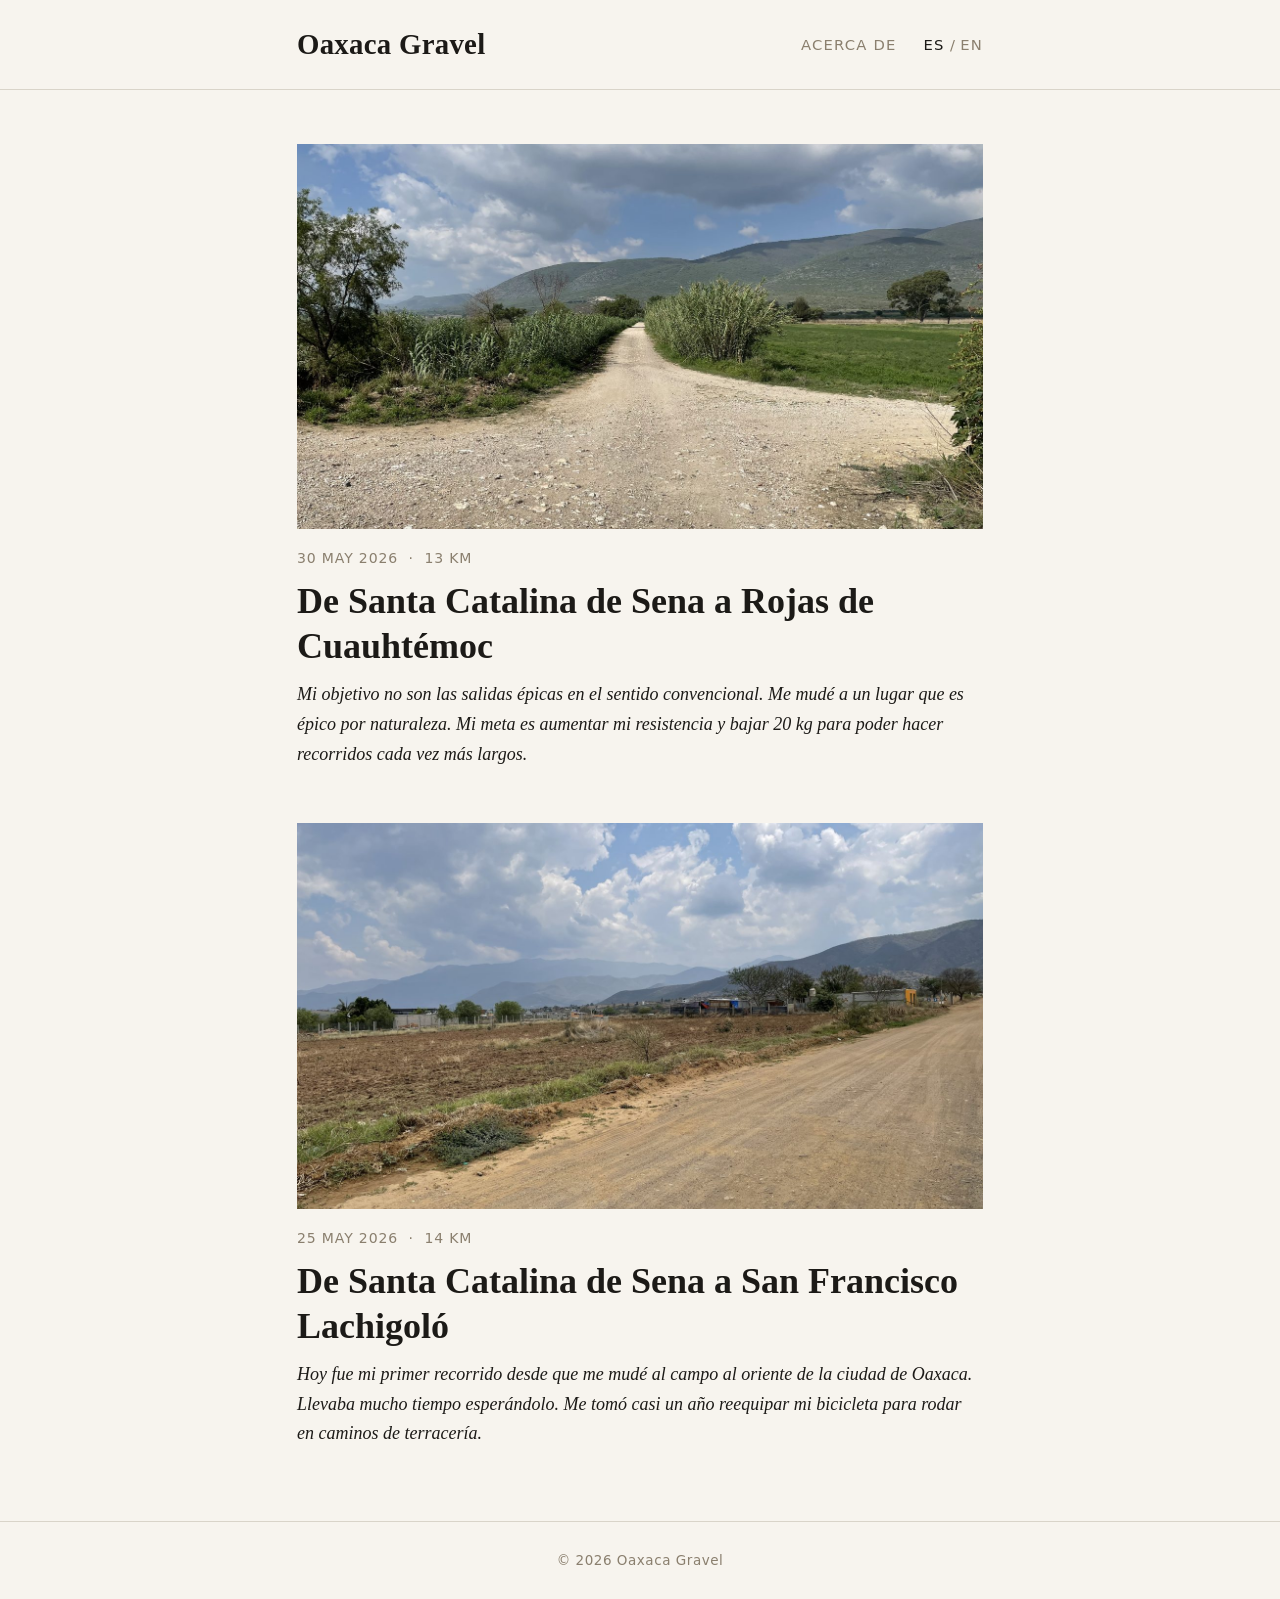
<file: index.html>
<!DOCTYPE html>
<html lang="es">
<head>
  <meta charset="UTF-8" />
  <meta name="viewport" content="width=device-width, initial-scale=1.0" />
  <title>Oaxaca Gravel</title>
  <link rel="icon" type="image/svg+xml" href="/favicon.svg" />
  <link rel="icon" type="image/png" href="/favicon.png" />
  <meta property="og:title" content="Oaxaca Gravel" />
  <meta property="og:description" content="Una bitácora de ciclista desde los caminos secundarios de Oaxaca." />
  <meta property="og:type" content="website" />
  <meta property="og:url" content="https://oaxacagravel.com/" />
  <meta property="og:image" content="https://oaxacagravel.com/og-image.jpg" />
  <link rel="stylesheet" href="style.css" />
  <script>document.documentElement.setAttribute('data-lang', localStorage.getItem('og-lang') || 'es');</script>
</head>
<body>

  <header class="site-header">
    <div class="container">
      <span class="site-title"><a href="/" onclick="var m=document.getElementById('mobile-menu');if(m)m.classList.remove('open');">Oaxaca Gravel</a></span>
      <nav class="site-nav">
        <a href="/about.html">
          <span class="lang-es">Acerca de</span>
          <span class="lang-en">About</span>
        </a>
        <div class="lang-toggle">
          <button class="lang-btn" data-lang-btn="es" onclick="setLang('es')">ES</button>
          <span class="lang-sep">/</span>
          <button class="lang-btn" data-lang-btn="en" onclick="setLang('en')">EN</button>
        </div>
      </nav>
      <button class="hamburger" onclick="toggleMenu()" aria-label="Menu">
        <span></span>
        <span></span>
        <span></span>
      </button>
    </div>
  </header>
  <div class="mobile-menu" id="mobile-menu">
    <div class="container">
      <a href="/about.html">
        <span class="lang-es">Acerca de</span>
        <span class="lang-en">About</span>
      </a>
      <div class="lang-toggle">
        <button class="lang-btn" data-lang-btn="es" onclick="setLang('es')">ES</button>
        <span class="lang-sep">/</span>
        <button class="lang-btn" data-lang-btn="en" onclick="setLang('en')">EN</button>
      </div>
    </div>
  </div>

  <main>
    <div class="container">
      <div class="ride-list">

        <div class="ride-card">
          <a class="card-link" href="posts/santa-catalina-rojas/">
            <img class="cover" src="posts/santa-catalina-rojas/cover.jpg" alt="Santa Catalina de Sena to Rojas de Cuauhtémoc" />
            <div class="ride-meta">30 May 2026 &nbsp;·&nbsp; 13 km</div>
            <h2 class="ride-title">
              <span class="lang-es">De Santa Catalina de Sena a Rojas de Cuauhtémoc</span>
              <span class="lang-en">Santa Catalina de Sena to Rojas de Cuauhtémoc</span>
            </h2>
            <p class="ride-excerpt lang-es">Mi objetivo no son las salidas épicas en el sentido convencional. Me mudé a un lugar que es épico por naturaleza. Mi meta es aumentar mi resistencia y bajar 20 kg para poder hacer recorridos cada vez más largos.</p>
            <p class="ride-excerpt lang-en">My goal is not epic rides in the conventional sense. I moved to a place that is epic by nature. My objective is to build up my endurance and lose 20 kg so that I can take progressively longer rides.</p>
          </a>
        </div>

        <div class="ride-card">
          <a class="card-link" href="posts/santa-catalina-lachigolo/">
            <img class="cover" src="posts/santa-catalina-lachigolo/cover.jpg" alt="Santa Catalina de Sena to San Francisco Lachigoló" />
            <div class="ride-meta">25 May 2026 &nbsp;·&nbsp; 14 km</div>
            <h2 class="ride-title">
              <span class="lang-es">De Santa Catalina de Sena a San Francisco Lachigoló</span>
              <span class="lang-en">Santa Catalina de Sena to San Francisco Lachigoló</span>
            </h2>
            <p class="ride-excerpt lang-es">Hoy fue mi primer recorrido desde que me mudé al campo al oriente de la ciudad de Oaxaca. Llevaba mucho tiempo esperándolo. Me tomó casi un año reequipar mi bicicleta para rodar en caminos de terracería.</p>
            <p class="ride-excerpt lang-en">Today was my first ride since I moved to the countryside east of the city of Oaxaca. It's been a long time coming. It took nearly a year to reorganize my bicycle for riding on gravel roads.</p>
          </a>
        </div>

      </div>
    </div>
  </main>

  <footer class="site-footer">
    <div class="container">© <span id="yr"></span> Oaxaca Gravel</div>
  </footer>

  <script>
    document.getElementById('yr').textContent = new Date().getFullYear();
    (function() {
      function applyLang(l) {
        localStorage.setItem('og-lang', l);
        document.documentElement.setAttribute('data-lang', l);
        document.querySelectorAll('[data-lang-btn]').forEach(function(btn) {
          btn.classList.toggle('active', btn.getAttribute('data-lang-btn') === l);
        });
      }
      window.setLang = function(l) { applyLang(l); };
      window.toggleMenu = function() {
        var m = document.getElementById('mobile-menu');
        if (m) m.classList.toggle('open');
      };
      applyLang(localStorage.getItem('og-lang') || 'es');
    })();
  </script>

</body>
</html>
</file>
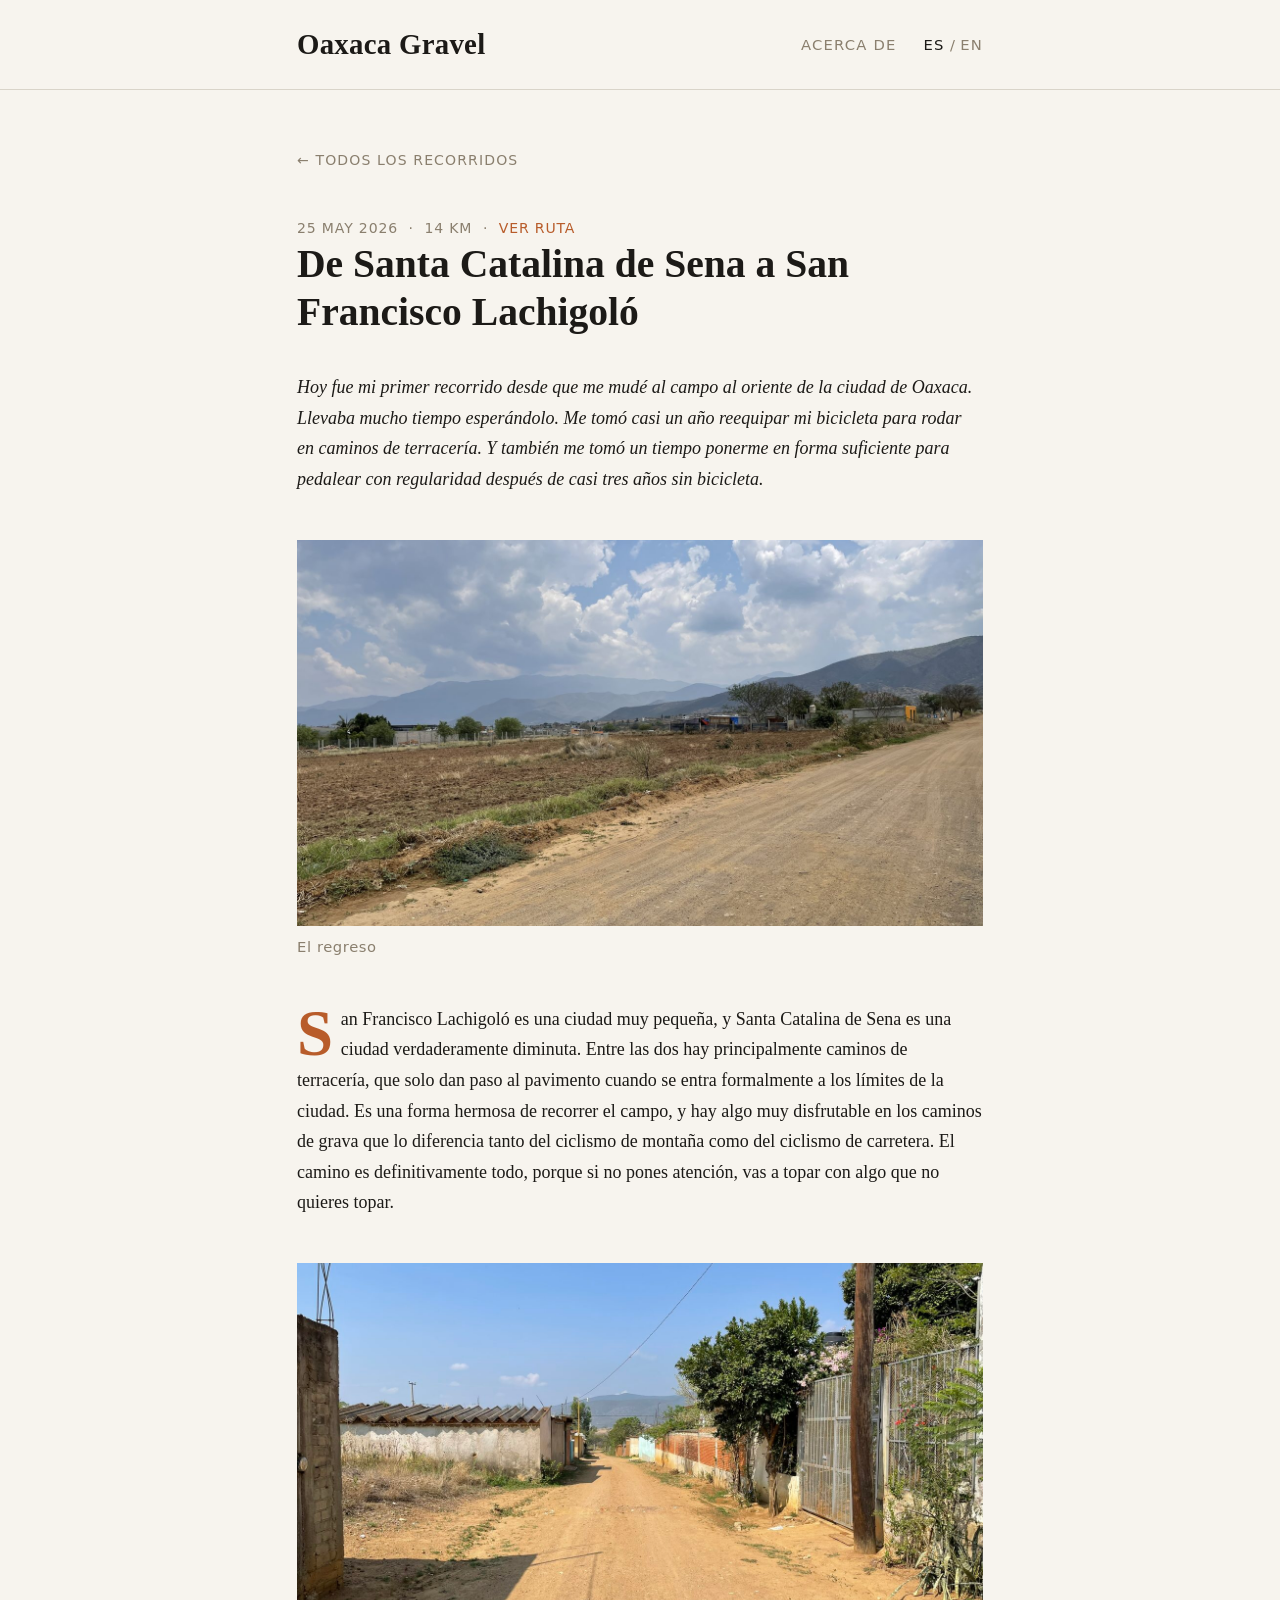
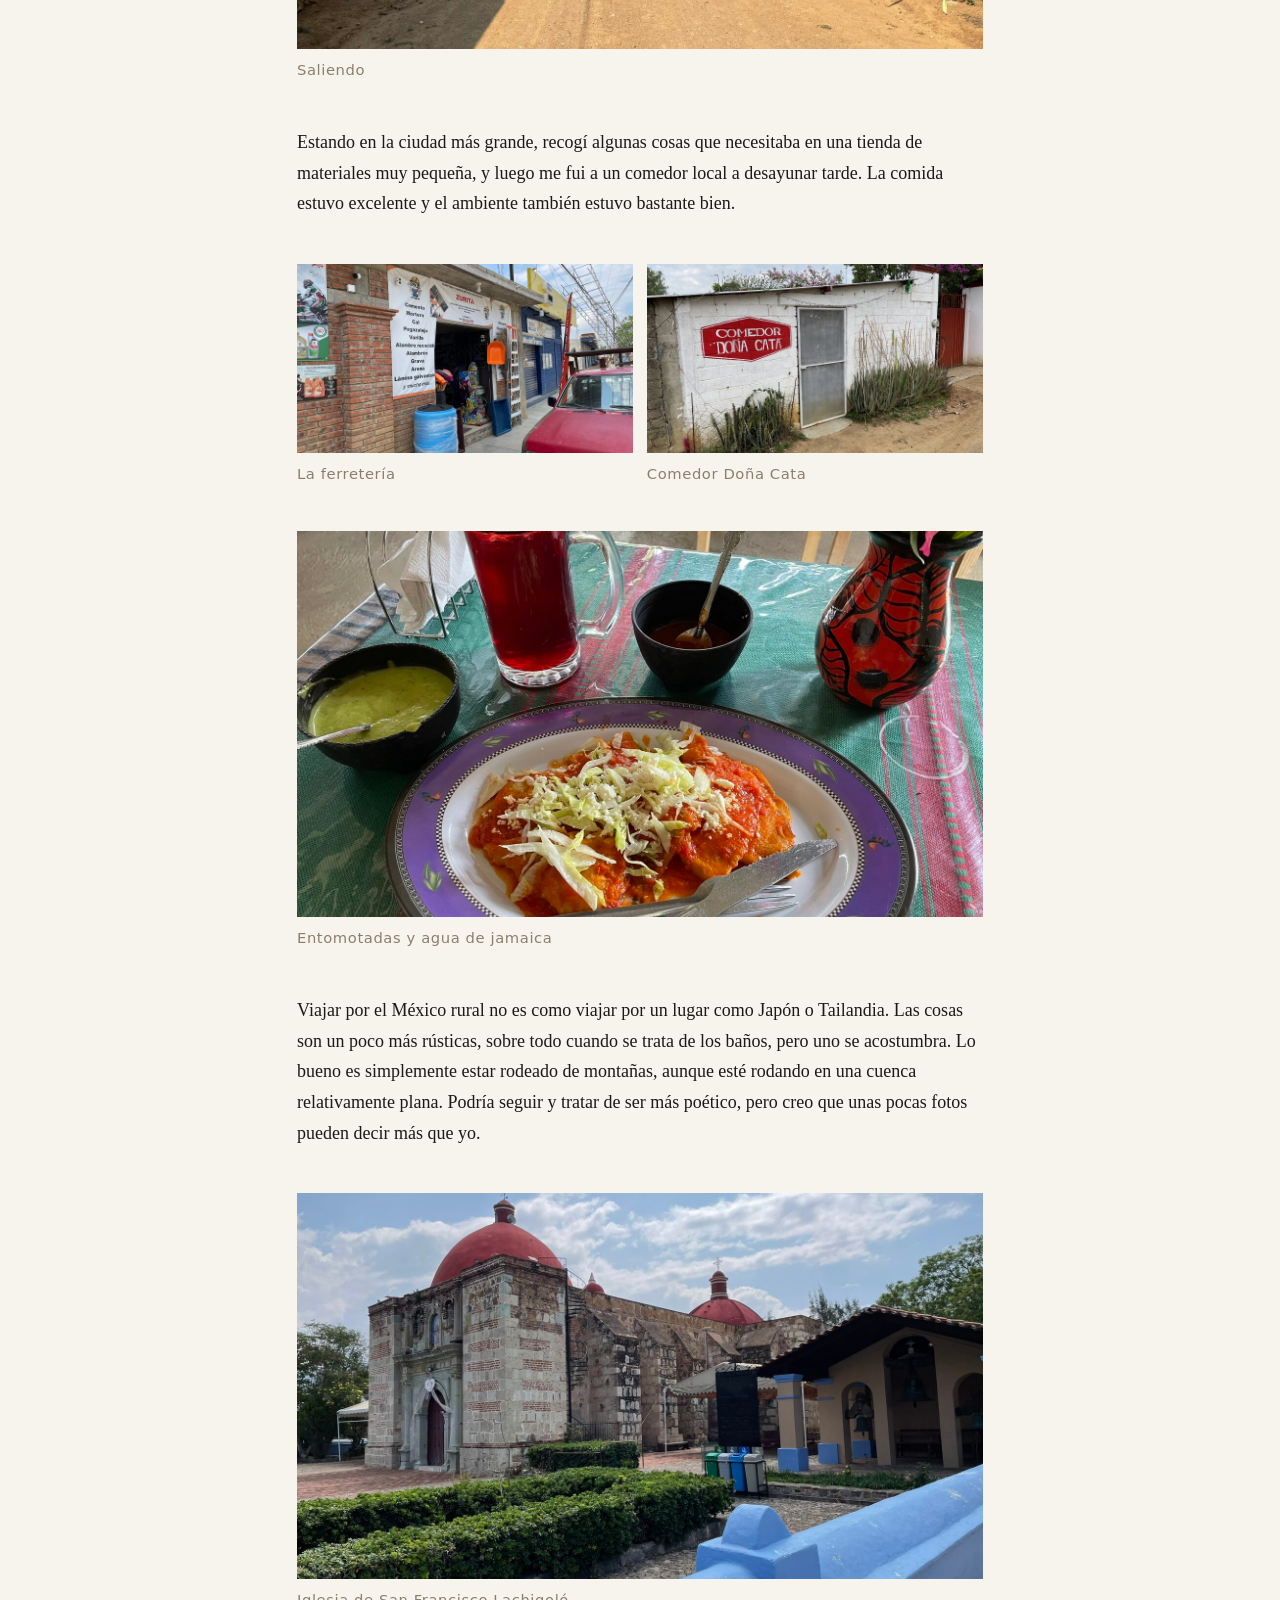
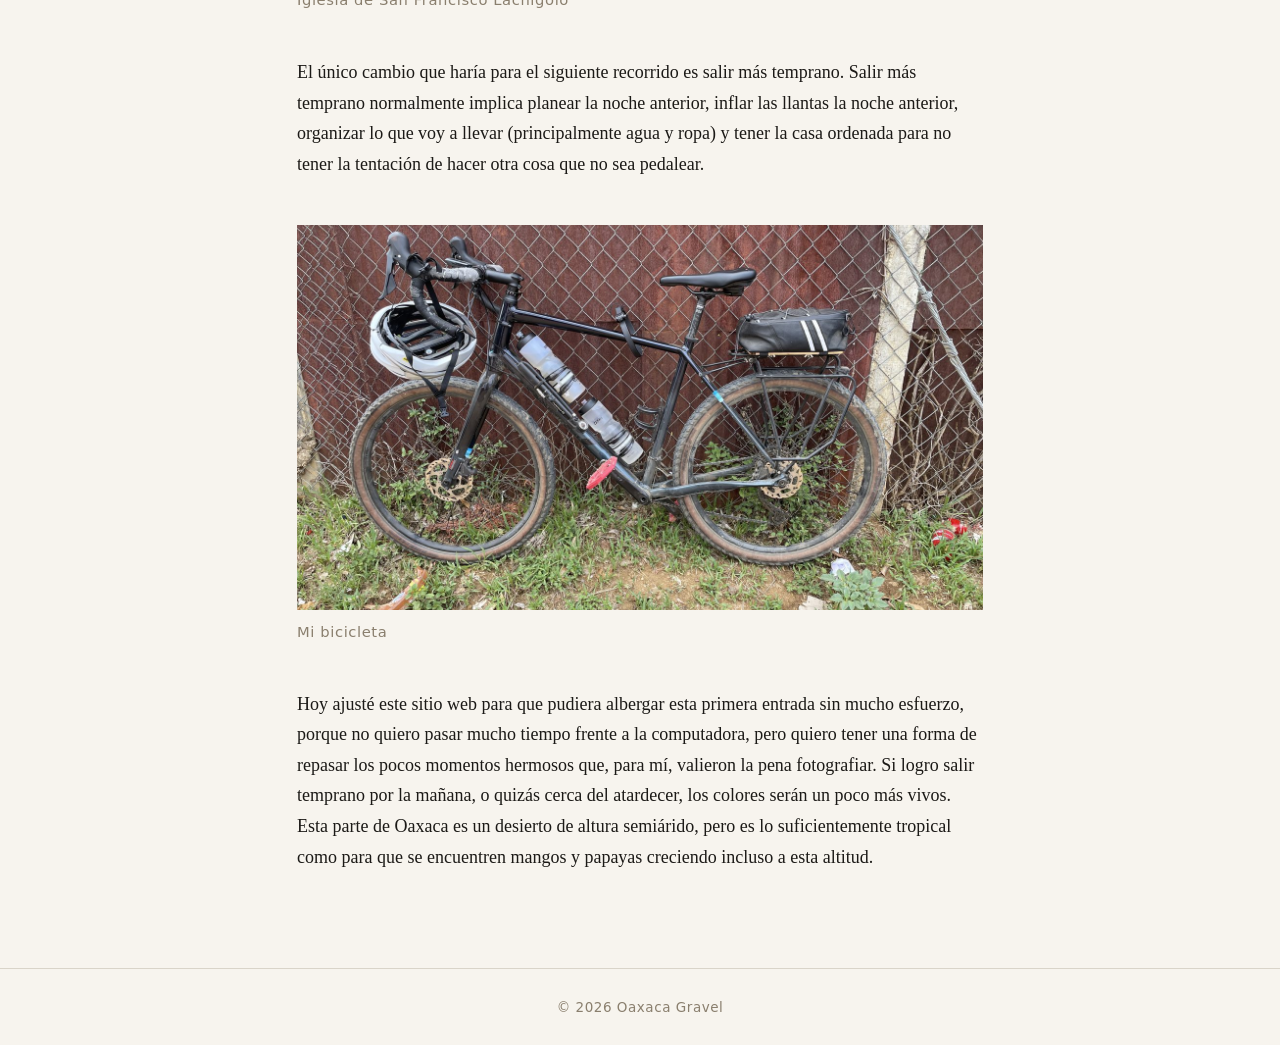
<file: posts/santa-catalina-lachigolo/index.html>
<!DOCTYPE html>
<html lang="es">
<head>
  <meta charset="UTF-8" />
  <meta name="viewport" content="width=device-width, initial-scale=1.0" />
  <title>De Santa Catalina de Sena a San Francisco Lachigoló — Oaxaca Gravel</title>
  <link rel="icon" type="image/svg+xml" href="/favicon.svg" />
  <link rel="icon" type="image/png" href="/favicon.png" />
  <meta property="og:title" content="De Santa Catalina de Sena a San Francisco Lachigoló — Oaxaca Gravel" />
  <meta property="og:description" content="Hoy fue mi primer recorrido desde que me mudé al campo al oriente de la ciudad de Oaxaca." />
  <meta property="og:type" content="article" />
  <meta property="og:url" content="https://oaxacagravel.com/posts/santa-catalina-lachigolo/" />
  <meta property="og:image" content="https://oaxacagravel.com/posts/santa-catalina-lachigolo/cover.jpg" />
  <link rel="stylesheet" href="/style.css" />
  <script>document.documentElement.setAttribute('data-lang', localStorage.getItem('og-lang') || 'es');</script>
</head>
<body>

  <header class="site-header">
    <div class="container">
      <span class="site-title"><a href="/" onclick="var m=document.getElementById('mobile-menu');if(m)m.classList.remove('open');">Oaxaca Gravel</a></span>
      <nav class="site-nav">
        <a href="/about.html">
          <span class="lang-es">Acerca de</span>
          <span class="lang-en">About</span>
        </a>
        <div class="lang-toggle">
          <button class="lang-btn" data-lang-btn="es" onclick="setLang('es')">ES</button>
          <span class="lang-sep">/</span>
          <button class="lang-btn" data-lang-btn="en" onclick="setLang('en')">EN</button>
        </div>
      </nav>
      <button class="hamburger" onclick="toggleMenu()" aria-label="Menu">
        <span></span>
        <span></span>
        <span></span>
      </button>
    </div>
  </header>
  <div class="mobile-menu" id="mobile-menu">
    <div class="container">
      <a href="/about.html">
        <span class="lang-es">Acerca de</span>
        <span class="lang-en">About</span>
      </a>
      <div class="lang-toggle">
        <button class="lang-btn" data-lang-btn="es" onclick="setLang('es')">ES</button>
        <span class="lang-sep">/</span>
        <button class="lang-btn" data-lang-btn="en" onclick="setLang('en')">EN</button>
      </div>
    </div>
  </div>

  <main>
    <div class="container">

      <a class="back-link" href="/">
        <span class="lang-es">← Todos los recorridos</span>
        <span class="lang-en">← All rides</span>
      </a>

      <div class="entry-header">
        <div class="entry-meta">
          25 May 2026 &nbsp;·&nbsp; 14 km &nbsp;·&nbsp;
          <a href="https://www.komoot.com/tour/2981031602" target="_blank" rel="noopener" style="color:var(--accent);text-decoration:none;">
            <span class="lang-es">Ver ruta</span>
            <span class="lang-en">View route</span>
          </a>
        </div>
        <h1>
          <span class="lang-es">De Santa Catalina de Sena a San Francisco Lachigoló</span>
          <span class="lang-en">Santa Catalina de Sena to San Francisco Lachigoló</span>
        </h1>
      </div>

      <p class="entry-lede lang-es">Hoy fue mi primer recorrido desde que me mudé al campo al oriente de la ciudad de Oaxaca. Llevaba mucho tiempo esperándolo. Me tomó casi un año reequipar mi bicicleta para rodar en caminos de terracería. Y también me tomó un tiempo ponerme en forma suficiente para pedalear con regularidad después de casi tres años sin bicicleta.</p>
      <p class="entry-lede lang-en">Today was my first ride since I moved to the countryside east of the city of Oaxaca. It's been a long time coming. It took nearly a year to reorganize my bicycle for riding on gravel roads. And it took some time to get in good enough shape to ride regularly after almost three years without a bicycle.</p>

      <figure>
        <img class="photo-full" src="cover.jpg" alt="Return trip through the valley" />
        <figcaption class="lang-es">El regreso</figcaption>
        <figcaption class="lang-en">Return trip</figcaption>
      </figure>

      <div class="entry-text lang-es">
        <p>San Francisco Lachigoló es una ciudad muy pequeña, y Santa Catalina de Sena es una ciudad verdaderamente diminuta. Entre las dos hay principalmente caminos de terracería, que solo dan paso al pavimento cuando se entra formalmente a los límites de la ciudad. Es una forma hermosa de recorrer el campo, y hay algo muy disfrutable en los caminos de grava que lo diferencia tanto del ciclismo de montaña como del ciclismo de carretera. El camino es definitivamente todo, porque si no pones atención, vas a topar con algo que no quieres topar.</p>

        <figure>
          <img class="photo-full" src="heading-out.jpg" alt="Saliendo" />
          <figcaption>Saliendo</figcaption>
        </figure>

        <p>Estando en la ciudad más grande, recogí algunas cosas que necesitaba en una tienda de materiales muy pequeña, y luego me fui a un comedor local a desayunar tarde. La comida estuvo excelente y el ambiente también estuvo bastante bien.</p>

        <div class="photo-grid">
          <figure>
            <img src="hardware-store.jpg" alt="La ferretería" />
            <figcaption>La ferretería</figcaption>
          </figure>
          <figure>
            <img src="comedor.jpg" alt="Comedor Doña Cata" />
            <figcaption>Comedor Doña Cata</figcaption>
          </figure>
        </div>

        <figure>
          <img class="photo-full" src="entomotadas.jpg" alt="Entomotadas y agua de jamaica" />
          <figcaption>Entomotadas y agua de jamaica</figcaption>
        </figure>

        <p>Viajar por el México rural no es como viajar por un lugar como Japón o Tailandia. Las cosas son un poco más rústicas, sobre todo cuando se trata de los baños, pero uno se acostumbra. Lo bueno es simplemente estar rodeado de montañas, aunque esté rodando en una cuenca relativamente plana. Podría seguir y tratar de ser más poético, pero creo que unas pocas fotos pueden decir más que yo.</p>

        <figure>
          <img class="photo-full" src="church.jpg" alt="Iglesia de San Francisco Lachigoló" />
          <figcaption>Iglesia de San Francisco Lachigoló</figcaption>
        </figure>

        <p>El único cambio que haría para el siguiente recorrido es salir más temprano. Salir más temprano normalmente implica planear la noche anterior, inflar las llantas la noche anterior, organizar lo que voy a llevar (principalmente agua y ropa) y tener la casa ordenada para no tener la tentación de hacer otra cosa que no sea pedalear.</p>

        <figure>
          <img class="photo-full" src="bicycle.jpg" alt="Mi bicicleta" />
          <figcaption>Mi bicicleta</figcaption>
        </figure>

        <p>Hoy ajusté este sitio web para que pudiera albergar esta primera entrada sin mucho esfuerzo, porque no quiero pasar mucho tiempo frente a la computadora, pero quiero tener una forma de repasar los pocos momentos hermosos que, para mí, valieron la pena fotografiar. Si logro salir temprano por la mañana, o quizás cerca del atardecer, los colores serán un poco más vivos. Esta parte de Oaxaca es un desierto de altura semiárido, pero es lo suficientemente tropical como para que se encuentren mangos y papayas creciendo incluso a esta altitud.</p>
      </div>

      <div class="entry-text lang-en">
        <p>San Francisco Lachigoló is a very small city, and Santa Catalina de Sena is a truly tiny city. In between the two are mainly gravel roads. They give way to pavement only when formally entering the city limits. It's such a beautiful way to travel through the countryside, and there's something really enjoyable about gravel roads that is different than mountain biking or road cycling. The journey is definitely everything, because if you don't watch out, you're going to hit something you don't want to hit.</p>

        <figure>
          <img class="photo-full" src="heading-out.jpg" alt="Heading out" />
          <figcaption>Heading out</figcaption>
        </figure>

        <p>While in the bigger city, I picked up a few things I needed from a tiny hardware store, and then I headed over to a local comedor to have a late breakfast. The food was superb, and the atmosphere was pretty good too.</p>

        <div class="photo-grid">
          <figure>
            <img src="hardware-store.jpg" alt="Sweet little hardware store" />
            <figcaption>Sweet little hardware store</figcaption>
          </figure>
          <figure>
            <img src="comedor.jpg" alt="Comedor Doña Cata" />
            <figcaption>Comedor Doña Cata</figcaption>
          </figure>
        </div>

        <figure>
          <img class="photo-full" src="entomotadas.jpg" alt="Entomotadas &amp; Jamaica" />
          <figcaption>Entomotadas &amp; Jamaica</figcaption>
        </figure>

        <p>Traveling in rural Mexico is not like traveling in a place like Japan or Thailand. Things are a little more rustic, especially when it comes to the toilets, but you get used to it. The great thing is just being surrounded by mountains, even though I'm riding in a relatively flat basin. I could go on and on and try to be more poetic, but I think a few pictures can say more than I can.</p>

        <figure>
          <img class="photo-full" src="church.jpg" alt="Church at San Francisco Lachigoló" />
          <figcaption>Church at San Francisco Lachigoló</figcaption>
        </figure>

        <p>The only change I would make for the next ride is to get started earlier. Usually, starting earlier means planning the night before, pumping up my tires the night before, getting whatever I'm going to carry organized (mainly water and my clothing), and then having my home organized so that I'm not tempted to do anything other than ride.</p>

        <figure>
          <img class="photo-full" src="bicycle.jpg" alt="My bicycle" />
          <figcaption>My bicycle</figcaption>
        </figure>

        <p>Today I tweaked this website so that it would easily host this first post without too much effort, because I don't want to spend much time at the computer, yet I want a way to look over the handful of beautiful moments that, to me, were photo-worthy. If I can get out early in the morning, or perhaps near evening, the colors will be a little more vibrant. This part of Oaxaca is a semi-arid high desert, but it's tropical enough that mangoes and papayas can be found growing even at this elevation.</p>
      </div>

    </div>
  </main>

  <footer class="site-footer">
    <div class="container">© <span id="yr"></span> Oaxaca Gravel</div>
  </footer>

  <script>
    document.getElementById('yr').textContent = new Date().getFullYear();
    (function() {
      function applyLang(l) {
        localStorage.setItem('og-lang', l);
        document.documentElement.setAttribute('data-lang', l);
        document.querySelectorAll('[data-lang-btn]').forEach(function(btn) {
          btn.classList.toggle('active', btn.getAttribute('data-lang-btn') === l);
        });
      }
      window.setLang = function(l) { applyLang(l); };
      window.toggleMenu = function() {
        var m = document.getElementById('mobile-menu');
        if (m) m.classList.toggle('open');
      };
      applyLang(localStorage.getItem('og-lang') || 'es');
    })();
  </script>

</body>
</html>
</file>
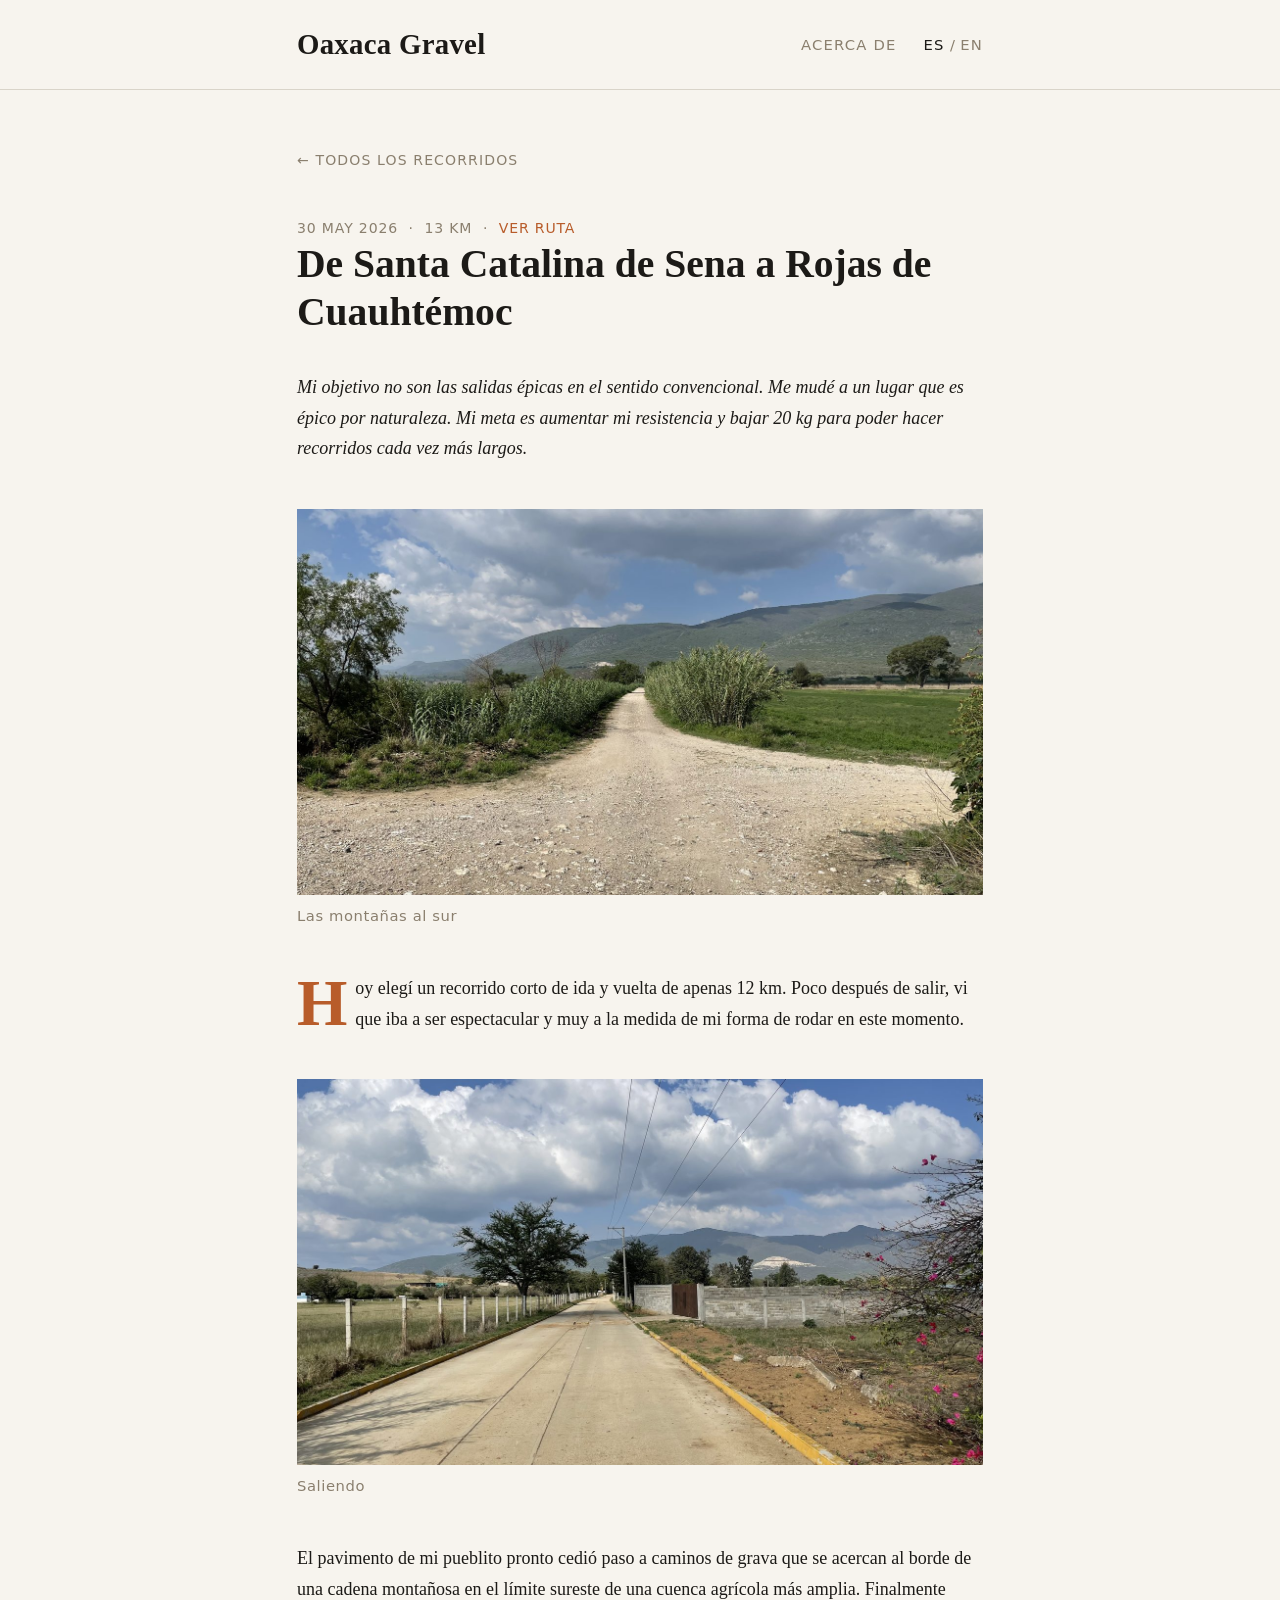
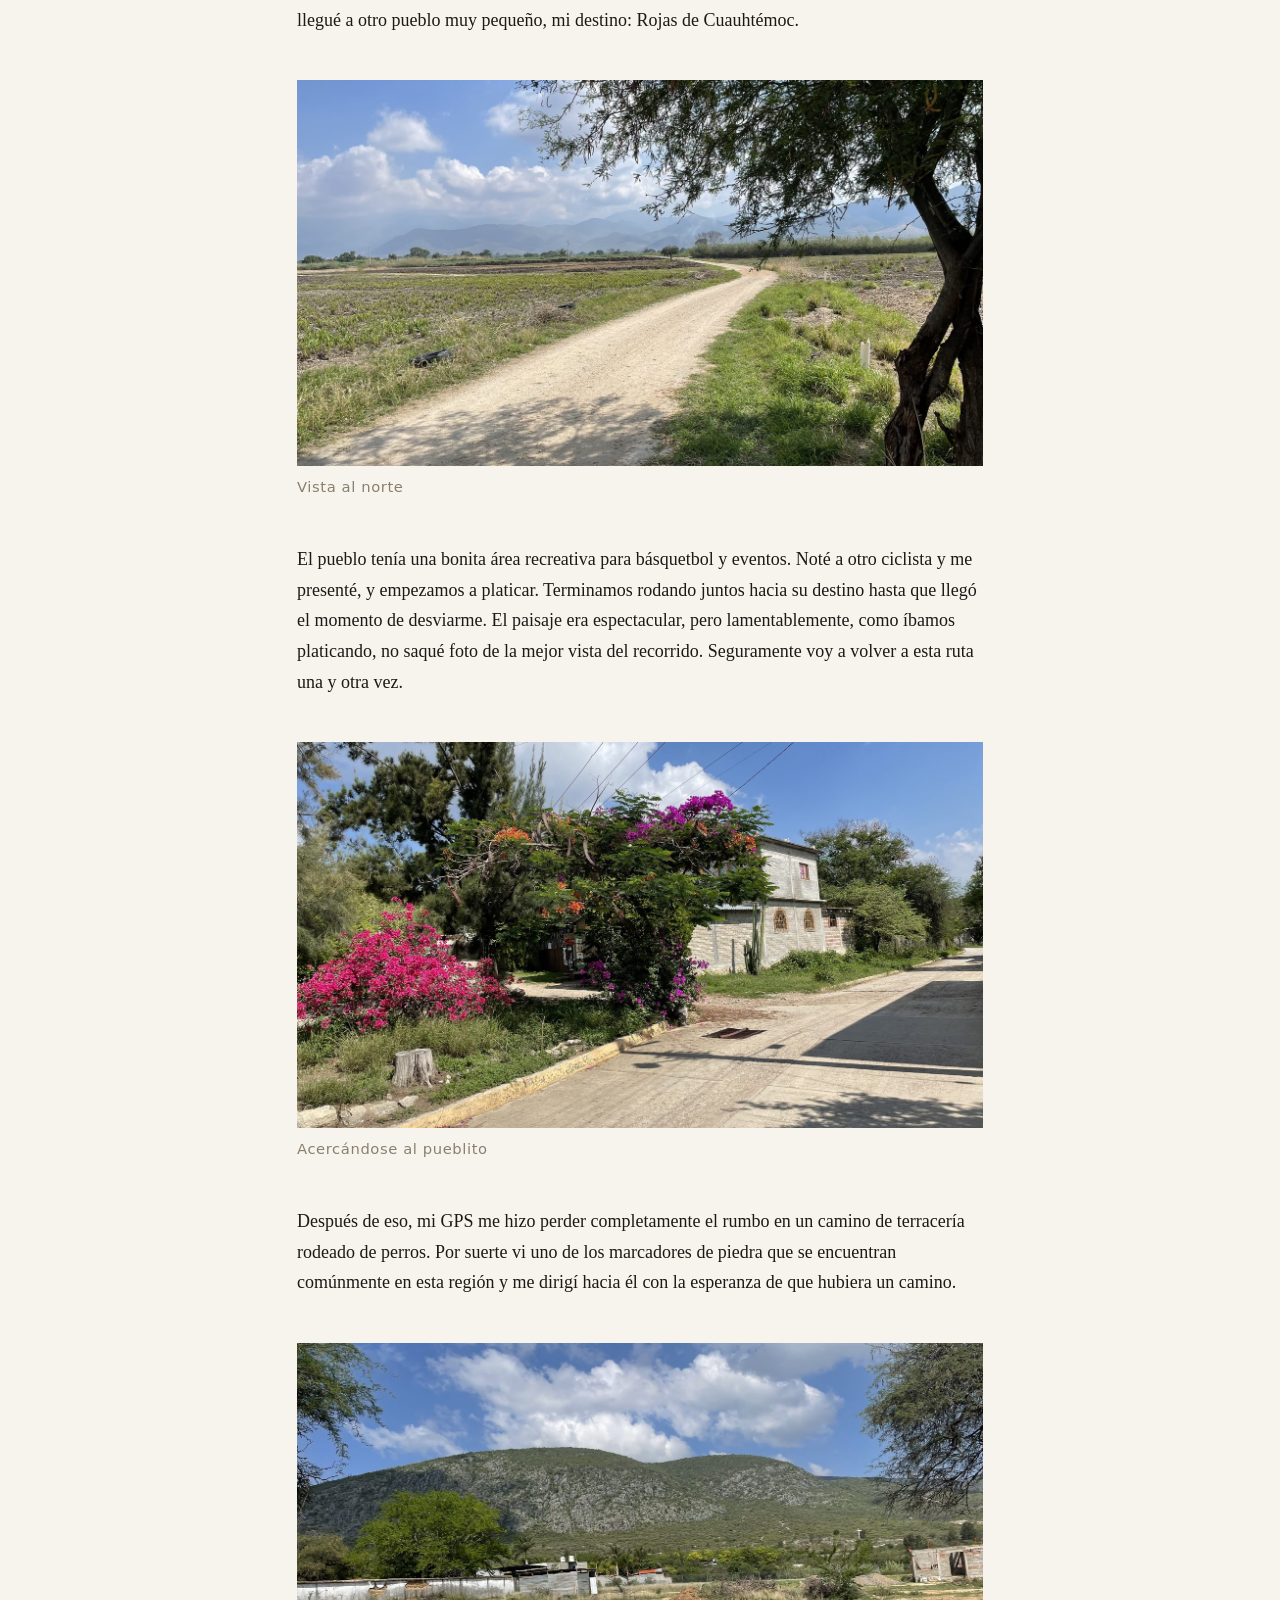
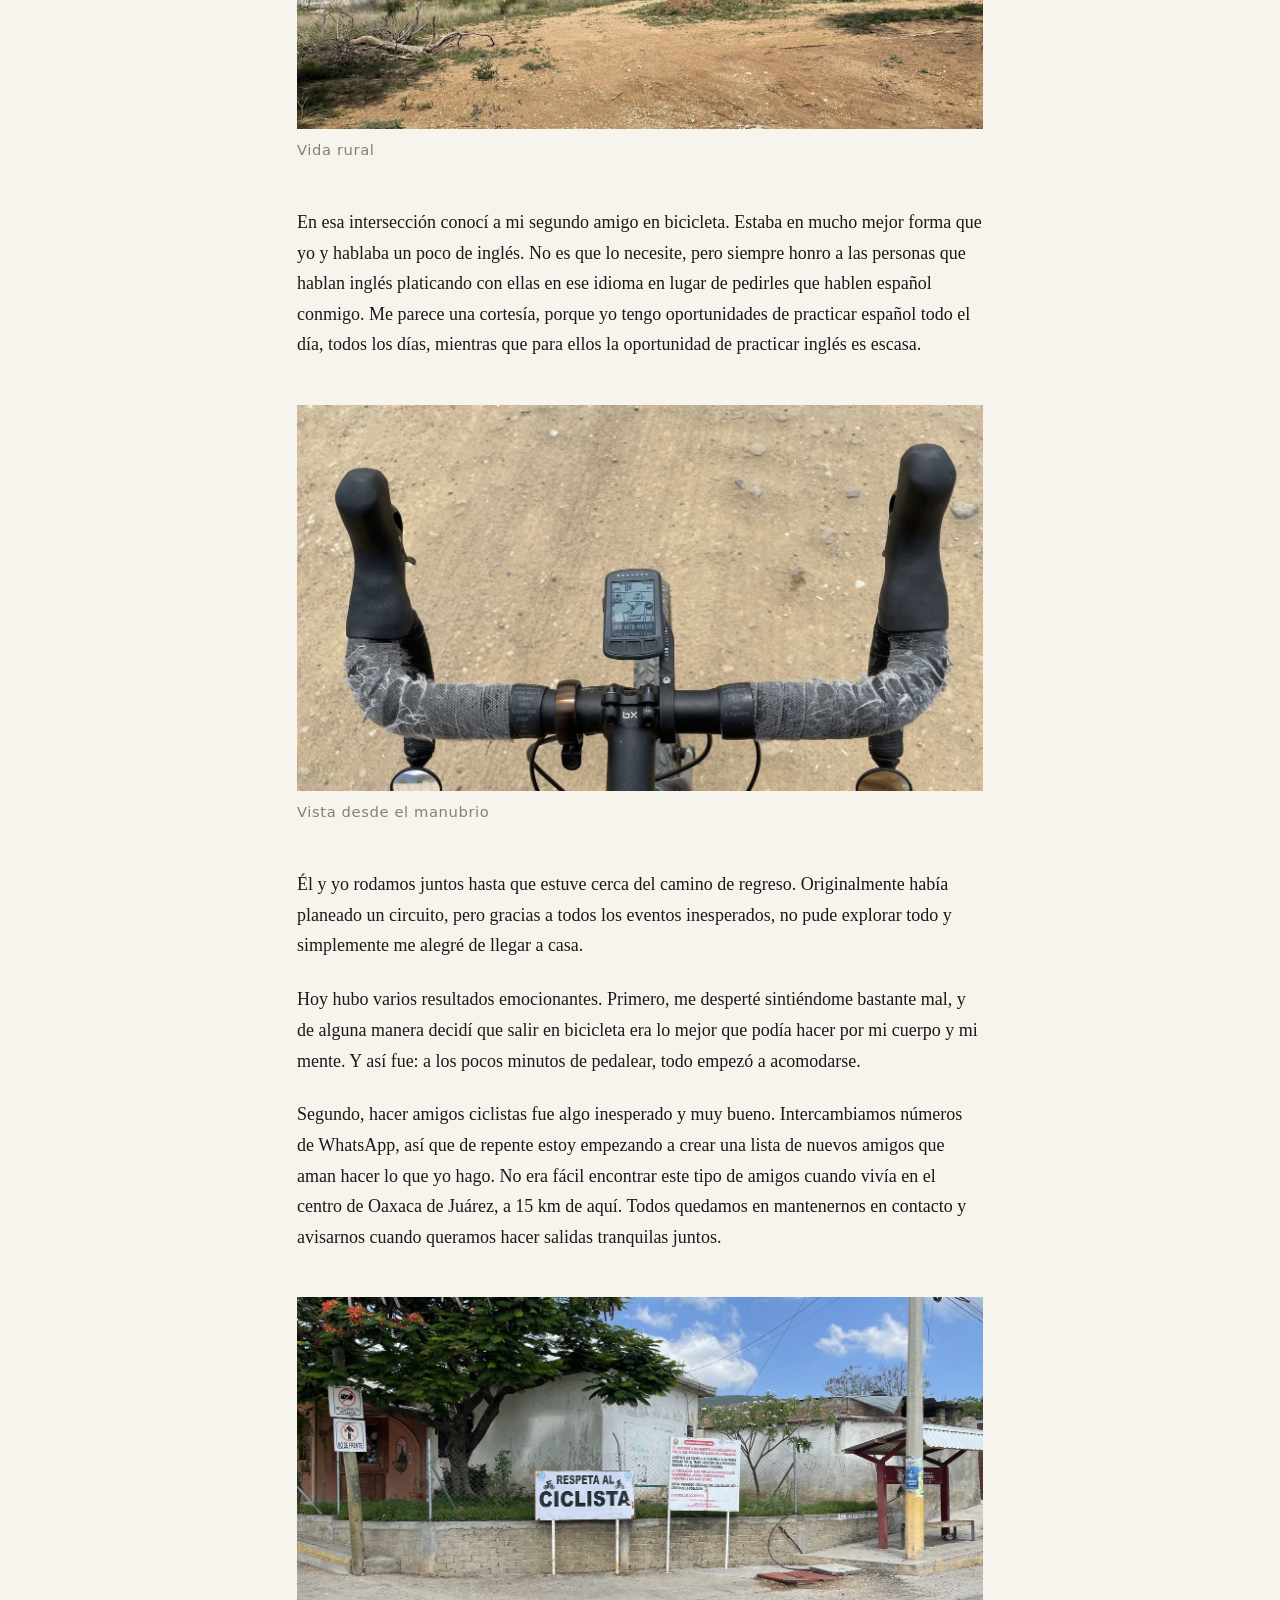
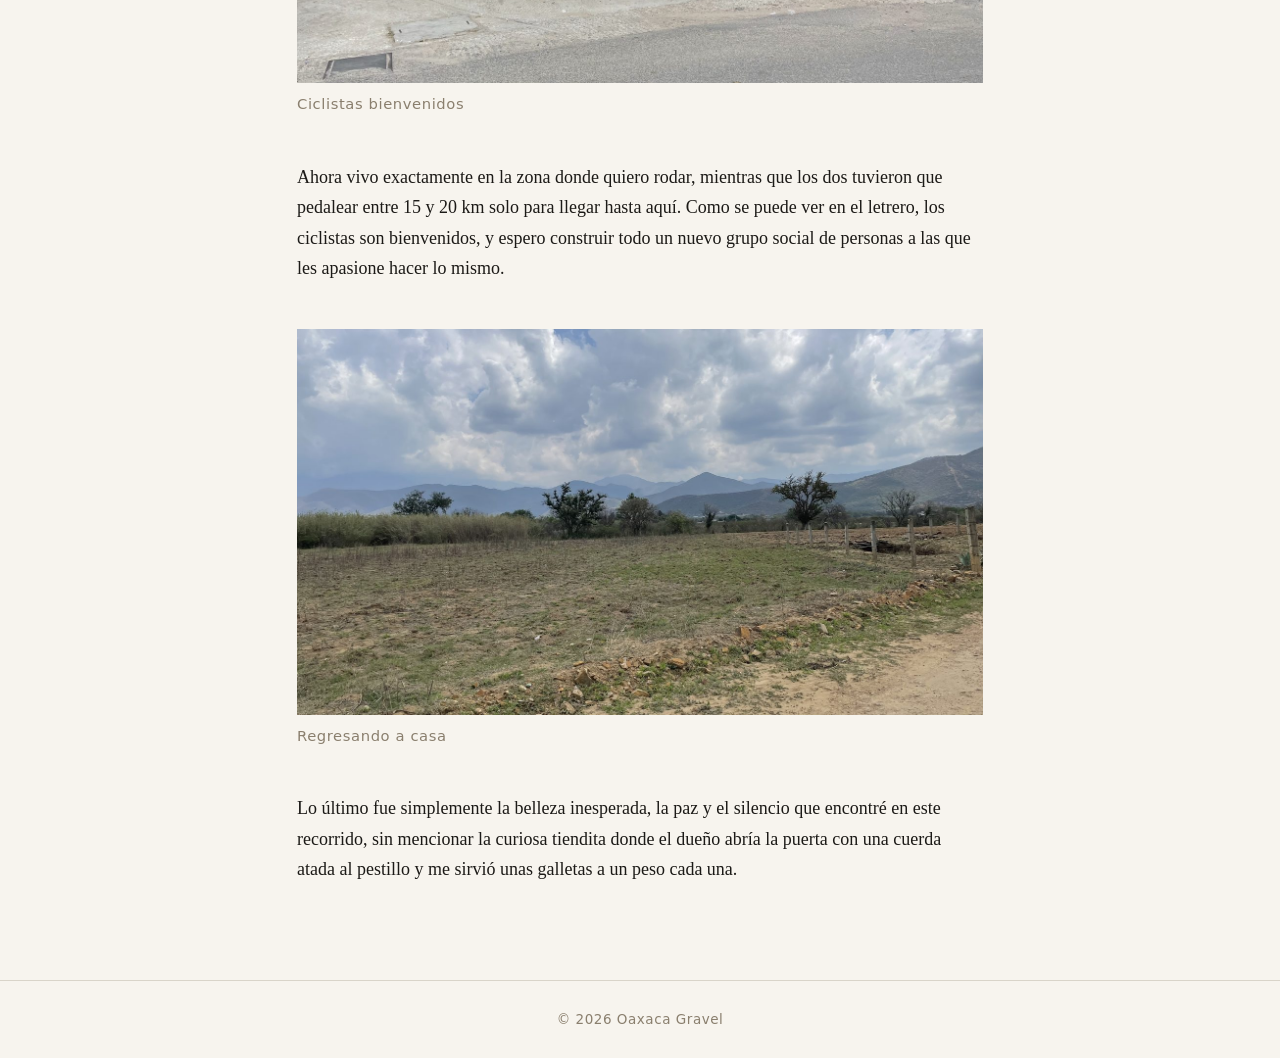
<file: posts/santa-catalina-rojas/index.html>
<!DOCTYPE html>
<html lang="es">
<head>
  <meta charset="UTF-8" />
  <meta name="viewport" content="width=device-width, initial-scale=1.0" />
  <title>De Santa Catalina de Sena a Rojas de Cuauhtémoc — Oaxaca Gravel</title>
  <meta property="og:title" content="De Santa Catalina de Sena a Rojas de Cuauhtémoc — Oaxaca Gravel" />
  <meta property="og:description" content="Mi objetivo no son las salidas épicas en el sentido convencional. Me mudé a un lugar que es épico por naturaleza." />
  <meta property="og:type" content="article" />
  <meta property="og:url" content="https://oaxacagravel.com/posts/santa-catalina-rojas/" />
  <meta property="og:image" content="https://oaxacagravel.com/posts/santa-catalina-rojas/cover.jpg" />
  <link rel="icon" type="image/svg+xml" href="/favicon.svg" />
  <link rel="icon" type="image/png" href="/favicon.png" />
  <link rel="stylesheet" href="/style.css" />
  <script>document.documentElement.setAttribute('data-lang', localStorage.getItem('og-lang') || 'es');</script>
</head>
<body>

  <header class="site-header">
    <div class="container">
      <span class="site-title"><a href="/" onclick="var m=document.getElementById('mobile-menu');if(m)m.classList.remove('open');">Oaxaca Gravel</a></span>
      <nav class="site-nav">
        <a href="/about.html">
          <span class="lang-es">Acerca de</span>
          <span class="lang-en">About</span>
        </a>
        <div class="lang-toggle">
          <button class="lang-btn" data-lang-btn="es" onclick="setLang('es')">ES</button>
          <span class="lang-sep">/</span>
          <button class="lang-btn" data-lang-btn="en" onclick="setLang('en')">EN</button>
        </div>
      </nav>
      <button class="hamburger" onclick="toggleMenu()" aria-label="Menu">
        <span></span>
        <span></span>
        <span></span>
      </button>
    </div>
  </header>
  <div class="mobile-menu" id="mobile-menu">
    <div class="container">
      <a href="/about.html">
        <span class="lang-es">Acerca de</span>
        <span class="lang-en">About</span>
      </a>
      <div class="lang-toggle">
        <button class="lang-btn" data-lang-btn="es" onclick="setLang('es')">ES</button>
        <span class="lang-sep">/</span>
        <button class="lang-btn" data-lang-btn="en" onclick="setLang('en')">EN</button>
      </div>
    </div>
  </div>

  <main>
    <div class="container">

      <a class="back-link" href="/">
        <span class="lang-es">← Todos los recorridos</span>
        <span class="lang-en">← All rides</span>
      </a>

      <div class="entry-header">
        <div class="entry-meta">
          30 May 2026 &nbsp;·&nbsp; 13 km &nbsp;·&nbsp;
          <a href="https://www.komoot.com/tour/2998833946" target="_blank" rel="noopener" style="color:var(--accent);text-decoration:none;">
            <span class="lang-es">Ver ruta</span>
            <span class="lang-en">View route</span>
          </a>
        </div>
        <h1>
          <span class="lang-es">De Santa Catalina de Sena a Rojas de Cuauhtémoc</span>
          <span class="lang-en">Santa Catalina de Sena to Rojas de Cuauhtémoc</span>
        </h1>
      </div>

      <p class="entry-lede lang-es">Mi objetivo no son las salidas épicas en el sentido convencional. Me mudé a un lugar que es épico por naturaleza. Mi meta es aumentar mi resistencia y bajar 20 kg para poder hacer recorridos cada vez más largos.</p>
      <p class="entry-lede lang-en">My goal is not epic rides in the conventional sense. I moved to a place that is epic by nature. My objective is to build up my endurance and lose 20 kg so that I can take progressively longer rides.</p>

      <figure>
        <img class="photo-full" src="cover.jpg" alt="Approaching the mountains" />
        <figcaption class="lang-es">Las montañas al sur</figcaption>
        <figcaption class="lang-en">The mountains to the south</figcaption>
      </figure>

      <div class="entry-text lang-es">
        <p>Hoy elegí un recorrido corto de ida y vuelta de apenas 12 km. Poco después de salir, vi que iba a ser espectacular y muy a la medida de mi forma de rodar en este momento.</p>

        <figure>
          <img class="photo-full" src="heading-out.jpg" alt="Saliendo" />
          <figcaption>Saliendo</figcaption>
        </figure>

        <p>El pavimento de mi pueblito pronto cedió paso a caminos de grava que se acercan al borde de una cadena montañosa en el límite sureste de una cuenca agrícola más amplia. Finalmente llegué a otro pueblo muy pequeño, mi destino: Rojas de Cuauhtémoc.</p>

        <figure>
          <img class="photo-full" src="vista-north.jpg" alt="Vista al norte" />
          <figcaption>Vista al norte</figcaption>
        </figure>

        <p>El pueblo tenía una bonita área recreativa para básquetbol y eventos. Noté a otro ciclista y me presenté, y empezamos a platicar. Terminamos rodando juntos hacia su destino hasta que llegó el momento de desviarme. El paisaje era espectacular, pero lamentablemente, como íbamos platicando, no saqué foto de la mejor vista del recorrido. Seguramente voy a volver a esta ruta una y otra vez.</p>

        <figure>
          <img class="photo-full" src="approaching-pueblito.jpg" alt="Acercándose al pueblito" />
          <figcaption>Acercándose al pueblito</figcaption>
        </figure>

        <p>Después de eso, mi GPS me hizo perder completamente el rumbo en un camino de terracería rodeado de perros. Por suerte vi uno de los marcadores de piedra que se encuentran comúnmente en esta región y me dirigí hacia él con la esperanza de que hubiera un camino.</p>

        <figure>
          <img class="photo-full" src="rural-life.jpg" alt="Vida rural con montañas" />
          <figcaption>Vida rural</figcaption>
        </figure>

        <p>En esa intersección conocí a mi segundo amigo en bicicleta. Estaba en mucho mejor forma que yo y hablaba un poco de inglés. No es que lo necesite, pero siempre honro a las personas que hablan inglés platicando con ellas en ese idioma en lugar de pedirles que hablen español conmigo. Me parece una cortesía, porque yo tengo oportunidades de practicar español todo el día, todos los días, mientras que para ellos la oportunidad de practicar inglés es escasa.</p>

        <figure>
          <img class="photo-full" src="cockpit.jpg" alt="Vista desde el manubrio" />
          <figcaption>Vista desde el manubrio</figcaption>
        </figure>

        <p>Él y yo rodamos juntos hasta que estuve cerca del camino de regreso. Originalmente había planeado un circuito, pero gracias a todos los eventos inesperados, no pude explorar todo y simplemente me alegré de llegar a casa.</p>

        <p>Hoy hubo varios resultados emocionantes. Primero, me desperté sintiéndome bastante mal, y de alguna manera decidí que salir en bicicleta era lo mejor que podía hacer por mi cuerpo y mi mente. Y así fue: a los pocos minutos de pedalear, todo empezó a acomodarse.</p>

        <p>Segundo, hacer amigos ciclistas fue algo inesperado y muy bueno. Intercambiamos números de WhatsApp, así que de repente estoy empezando a crear una lista de nuevos amigos que aman hacer lo que yo hago. No era fácil encontrar este tipo de amigos cuando vivía en el centro de Oaxaca de Juárez, a 15 km de aquí. Todos quedamos en mantenernos en contacto y avisarnos cuando queramos hacer salidas tranquilas juntos.</p>

        <figure>
          <img class="photo-full" src="cyclists-welcome.jpg" alt="Ciclistas bienvenidos" />
          <figcaption>Ciclistas bienvenidos</figcaption>
        </figure>

        <p>Ahora vivo exactamente en la zona donde quiero rodar, mientras que los dos tuvieron que pedalear entre 15 y 20 km solo para llegar hasta aquí. Como se puede ver en el letrero, los ciclistas son bienvenidos, y espero construir todo un nuevo grupo social de personas a las que les apasione hacer lo mismo.</p>

        <figure>
          <img class="photo-full" src="heading-home.jpg" alt="Regresando a casa" />
          <figcaption>Regresando a casa</figcaption>
        </figure>

        <p>Lo último fue simplemente la belleza inesperada, la paz y el silencio que encontré en este recorrido, sin mencionar la curiosa tiendita donde el dueño abría la puerta con una cuerda atada al pestillo y me sirvió unas galletas a un peso cada una.</p>
      </div>

      <div class="entry-text lang-en">
        <p>Today I picked a short round trip of just 12 km. Soon after I left, I could see it was going to be gorgeous and very well suited to my current riding style.</p>

        <figure>
          <img class="photo-full" src="heading-out.jpg" alt="Heading out" />
          <figcaption>Heading out</figcaption>
        </figure>

        <p>The pavement of my little town quickly gave way to gravel roads running close to the edge of a mountain range at the southeast border of a larger agricultural basin. Eventually I made my way to another very small town, my destination: Rojas de Cuauhtémoc.</p>

        <figure>
          <img class="photo-full" src="vista-north.jpg" alt="Vista to the north" />
          <figcaption>Vista to the north</figcaption>
        </figure>

        <p>The town had a lovely recreational area for basketball and events. I noticed another fellow with a bicycle so I introduced myself and we started chatting. We ended up riding together toward his destination until it was time for me to turn off. The scenery was spectacular, but unfortunately, since we were chatting, I didn't take a photo of the best vista of the ride. I will be going back on this route again and again, I'm sure.</p>

        <figure>
          <img class="photo-full" src="approaching-pueblito.jpg" alt="Approaching the pueblito" />
          <figcaption>Approaching the pueblito</figcaption>
        </figure>

        <p>After that my GPS got me thoroughly lost on a dirt road with plenty of dogs. Fortunately I saw one of the stone intersection markers commonly found in this region and headed toward it, hoping there would be a road.</p>

        <figure>
          <img class="photo-full" src="rural-life.jpg" alt="Rural life with mountains" />
          <figcaption>Rural life</figcaption>
        </figure>

        <p>At that intersection I met my second friend on a bicycle. He was a lot fitter than I am and spoke a little English. Not that I really need that anymore, but I always honor people who speak English by chatting with them in English rather than making them speak Spanish with me. I feel it's a courtesy: I have Spanish-speaking opportunities all day, every day, and for them the chance to practice English is rare.</p>

        <figure>
          <img class="photo-full" src="cockpit.jpg" alt="View from the cockpit" />
          <figcaption>View from the cockpit</figcaption>
        </figure>

        <p>He and I rode together until I was close to the route back. I had originally planned a loop, but thanks to all the random events, I didn't get to explore the whole thing and was just glad to get home.</p>

        <p>There were several exciting results today. First, I felt pretty lousy when I woke up, and somehow decided that taking a bike ride would be the best thing I could do for my body and mind. Sure enough, within a few minutes of riding, things started to sort out.</p>

        <p>Second, making cycling friends who are compatible with me in many ways was unexpected and great. We exchanged WhatsApp numbers, so suddenly I'm starting to build a list of new friends who love to do what I do. It was not easy to find these kinds of friends when I was living in the center of Oaxaca de Juárez, 15 km away. We all agreed to keep in touch and check in when we want to do easy rides together.</p>

        <figure>
          <img class="photo-full" src="cyclists-welcome.jpg" alt="Cyclists welcome" />
          <figcaption>Cyclists welcome</figcaption>
        </figure>

        <p>I now live in the exact area where I want to ride, while both of them had put in 15 to 20 km just to get here. You can see from the sign that cyclists are welcome, and I hope to build a whole new social group of people who love to do what I love to do.</p>

        <figure>
          <img class="photo-full" src="heading-home.jpg" alt="Heading home" />
          <figcaption>Heading home</figcaption>
        </figure>

        <p>The last thing was simply the unexpected beauty, peace, and quiet I found on this ride, not to mention the quirky little tienda where the owner opened the door with a remote-control rope tied to the latch and served me cookies at one peso apiece.</p>
      </div>

    </div>
  </main>

  <footer class="site-footer">
    <div class="container">© <span id="yr"></span> Oaxaca Gravel</div>
  </footer>

  <script>
    document.getElementById('yr').textContent = new Date().getFullYear();
    (function() {
      function applyLang(l) {
        localStorage.setItem('og-lang', l);
        document.documentElement.setAttribute('data-lang', l);
        document.querySelectorAll('[data-lang-btn]').forEach(function(btn) {
          btn.classList.toggle('active', btn.getAttribute('data-lang-btn') === l);
        });
      }
      window.setLang = function(l) { applyLang(l); };
      window.toggleMenu = function() {
        var m = document.getElementById('mobile-menu');
        if (m) m.classList.toggle('open');
      };
      applyLang(localStorage.getItem('og-lang') || 'es');
    })();
  </script>

</body>
</html>
</file>
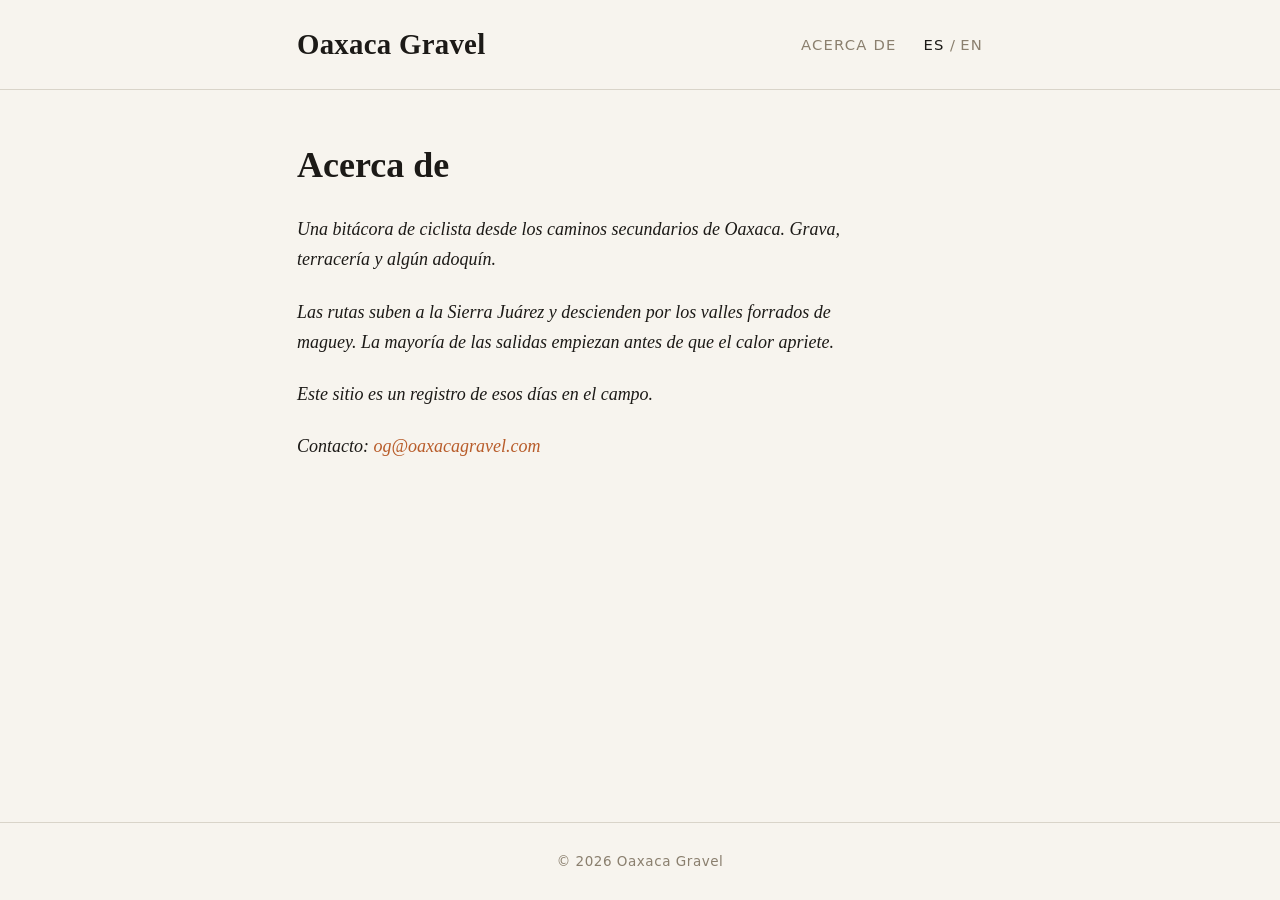
<file: about.html>
<!DOCTYPE html>
<html lang="es">
<head>
  <meta charset="UTF-8" />
  <meta name="viewport" content="width=device-width, initial-scale=1.0" />
  <title>Acerca de — Oaxaca Gravel</title>
  <link rel="icon" type="image/svg+xml" href="/favicon.svg" />
  <link rel="icon" type="image/png" href="/favicon.png" />
  <meta property="og:title" content="Acerca de — Oaxaca Gravel" />
  <meta property="og:description" content="Una bitácora de ciclista desde los caminos secundarios de Oaxaca." />
  <meta property="og:type" content="website" />
  <meta property="og:url" content="https://oaxacagravel.com/about.html" />
  <link rel="stylesheet" href="/style.css" />
  <script>document.documentElement.setAttribute('data-lang', localStorage.getItem('og-lang') || 'es');</script>
</head>
<body>

  <header class="site-header">
    <div class="container">
      <span class="site-title"><a href="/" onclick="var m=document.getElementById('mobile-menu');if(m)m.classList.remove('open');">Oaxaca Gravel</a></span>
      <nav class="site-nav">
        <a href="/about.html">
          <span class="lang-es">Acerca de</span>
          <span class="lang-en">About</span>
        </a>
        <div class="lang-toggle">
          <button class="lang-btn" data-lang-btn="es" onclick="setLang('es')">ES</button>
          <span class="lang-sep">/</span>
          <button class="lang-btn" data-lang-btn="en" onclick="setLang('en')">EN</button>
        </div>
      </nav>
      <button class="hamburger" onclick="toggleMenu()" aria-label="Menu">
        <span></span>
        <span></span>
        <span></span>
      </button>
    </div>
  </header>
  <div class="mobile-menu" id="mobile-menu">
    <div class="container">
      <a href="/about.html">
        <span class="lang-es">Acerca de</span>
        <span class="lang-en">About</span>
      </a>
      <div class="lang-toggle">
        <button class="lang-btn" data-lang-btn="es" onclick="setLang('es')">ES</button>
        <span class="lang-sep">/</span>
        <button class="lang-btn" data-lang-btn="en" onclick="setLang('en')">EN</button>
      </div>
    </div>
  </div>

  <main>
    <div class="container">
      <div class="about-content">
        <h1>
          <span class="lang-es">Acerca de</span>
          <span class="lang-en">About</span>
        </h1>
        <p class="lang-es">Una bitácora de ciclista desde los caminos secundarios de Oaxaca. Grava, terracería y algún adoquín.</p>
        <p class="lang-en">A rider's journal from the back roads of Oaxaca. Gravel, dirt, and the occasional cobblestone.</p>
        <p class="lang-es">Las rutas suben a la Sierra Juárez y descienden por los valles forrados de maguey. La mayoría de las salidas empiezan antes de que el calor apriete.</p>
        <p class="lang-en">Routes climb into the Sierra Juárez and drop through valley floors lined with agave. Most rides start before the heat sets in.</p>
        <p class="lang-es">Este sitio es un registro de esos días en el campo.</p>
        <p class="lang-en">This site is a record of those days out.</p>
        <p class="lang-es">Contacto: <a id="ml" style="color:var(--accent);"></a></p>
        <p class="lang-en">Contact: <a id="ml2" style="color:var(--accent);"></a></p>
      </div>
    </div>
  </main>

  <footer class="site-footer">
    <div class="container">© <span id="yr"></span> Oaxaca Gravel</div>
  </footer>

  <script>
    document.getElementById('yr').textContent = new Date().getFullYear();
    (function() {
      function applyLang(l) {
        localStorage.setItem('og-lang', l);
        document.documentElement.setAttribute('data-lang', l);
        document.querySelectorAll('[data-lang-btn]').forEach(function(btn) {
          btn.classList.toggle('active', btn.getAttribute('data-lang-btn') === l);
        });
      }
      window.setLang = function(l) { applyLang(l); };
      window.toggleMenu = function() {
        var m = document.getElementById('mobile-menu');
        if (m) m.classList.toggle('open');
      };
      applyLang(localStorage.getItem('og-lang') || 'es');
      (function() {
        var u = [111,103,64,111,97,120,97,99,97,103,114,97,118,101,108,46,99,111,109];
        var addr = u.map(function(c){return String.fromCharCode(c);}).join('');
        ['ml','ml2'].forEach(function(id) {
          var el = document.getElementById(id);
          if (el) { el.href = 'mailto:' + addr; el.textContent = addr; }
        });
      })();
    })();
  </script>

</body>
</html>
</file>
<file: style.css>
/* =====================================================
   Oaxaca Gravel — stylesheet
   ===================================================== */

/* ----- Reset & base ----- */
*, *::before, *::after {
  box-sizing: border-box;
  margin: 0;
  padding: 0;
}

:root {
  --bg:      #f7f4ee;
  --ink:     #1c1a17;
  --accent:  #b85c2a;
  --muted:   #8a7f6e;
  --border:  #d9d4c9;
}

html {
  background: var(--bg);
  color: var(--ink);
  font-family: Georgia, serif;
  font-size: 18px;
  line-height: 1.7;
  -webkit-font-smoothing: antialiased;
}

body {
  min-height: 100vh;
  display: flex;
  flex-direction: column;
}

a {
  color: inherit;
  text-decoration: none;
}

img {
  display: block;
  max-width: 100%;
}

/* ----- Layout wrapper ----- */
.container {
  width: 100%;
  max-width: 740px;
  margin: 0 auto;
  padding: 0 1.5rem;
}

/* ----- Site header ----- */
.site-header {
  border-bottom: 1px solid var(--border);
  padding: 1.5rem 0;
}

.site-header .container {
  display: flex;
  align-items: center;
  justify-content: space-between;
  gap: 1rem;
}

.site-title {
  font-family: Georgia, serif;
  font-weight: 700;
  font-size: 1.6rem;
  color: var(--ink);
  letter-spacing: 0.01em;
  line-height: 1.2;
  cursor: pointer;
}

.site-nav {
  display: flex;
  gap: 1.5rem;
  align-items: center;
}

.site-nav a {
  font-family: system-ui, -apple-system, sans-serif;
  font-size: 0.82rem;
  font-weight: 500;
  letter-spacing: 0.08em;
  text-transform: uppercase;
  color: var(--muted);
  transition: color 0.15s;
}

.site-nav a:hover {
  color: var(--accent);
}

/* ----- Main content ----- */
main {
  flex: 1;
  padding: 3rem 0 4rem;
}

/* ----- About page ----- */
.about-content {
  max-width: 580px;
}

.about-content h1 {
  font-family: Georgia, serif;
  font-weight: 700;
  font-size: 2rem;
  margin-bottom: 1.5rem;
  line-height: 1.2;
}

.about-content p {
  font-style: italic;
  color: var(--ink);
  margin-bottom: 1.2rem;
}

/* ----- Ride list (home page) ----- */
.ride-list {
  display: flex;
  flex-direction: column;
  gap: 3rem;
}

.ride-card a.card-link {
  display: block;
  color: inherit;
}

.ride-card .cover {
  width: 100%;
  aspect-ratio: 16 / 9;
  object-fit: cover;
  background: var(--border);
  margin-bottom: 1rem;
}

.ride-meta {
  font-family: system-ui, -apple-system, sans-serif;
  font-size: 0.78rem;
  font-weight: 500;
  letter-spacing: 0.06em;
  text-transform: uppercase;
  color: var(--muted);
  margin-bottom: 0.45rem;
}

.ride-title {
  font-family: Georgia, serif;
  font-weight: 700;
  font-size: 2rem;
  line-height: 1.25;
  margin-bottom: 0.6rem;
}

.ride-title a:hover {
  color: var(--accent);
}

.ride-excerpt {
  font-style: italic;
  color: var(--ink);
  font-size: 1rem;
  line-height: 1.65;
}

/* ----- Post page ----- */
.entry-header {
  margin-bottom: 2rem;
}

.entry-header h1 {
  font-family: Georgia, serif;
  font-weight: 700;
  font-size: 2.2rem;
  line-height: 1.2;
  margin-bottom: 0.5rem;
}

.entry-meta {
  font-family: system-ui, -apple-system, sans-serif;
  font-size: 0.78rem;
  font-weight: 500;
  letter-spacing: 0.06em;
  text-transform: uppercase;
  color: var(--muted);
}

.entry-lede {
  font-style: italic;
  margin-bottom: 1.3rem;
}

.entry-text p {
  font-style: normal;
  margin-bottom: 1.3rem;
}

.entry-text p:first-of-type::first-letter {
  font-family: Georgia, serif;
  font-size: 3.6rem;
  font-weight: 700;
  color: var(--accent);
  float: left;
  line-height: 0.72;
  margin-right: 0.12em;
  margin-top: 0.1em;
}

.photo-full {
  width: 100%;
  margin: 2.5rem 0;
  aspect-ratio: 16 / 9;
  object-fit: cover;
}

.photo-grid {
  display: grid;
  grid-template-columns: 1fr 1fr;
  gap: 0.75rem;
  margin: 2.5rem 0;
}

figure {
  margin: 2.5rem 0;
}

figure .photo-full {
  margin: 0;
}

.photo-grid figure {
  margin: 0;
}

figcaption {
  font-family: system-ui, -apple-system, sans-serif;
  font-size: 0.82rem;
  color: var(--muted);
  letter-spacing: 0.04em;
  margin-top: 0.45rem;
}

.photo-grid img {
  width: 100%;
  aspect-ratio: 16 / 9;
  object-fit: cover;
}

.back-link {
  display: inline-block;
  font-family: system-ui, -apple-system, sans-serif;
  font-size: 0.78rem;
  font-weight: 500;
  letter-spacing: 0.08em;
  text-transform: uppercase;
  color: var(--muted);
  margin-bottom: 2.5rem;
  transition: color 0.15s;
}

.back-link:hover {
  color: var(--accent);
}

/* ----- Language toggle ----- */
.lang-toggle {
  display: flex;
  align-items: center;
  gap: 0.3rem;
}

.lang-btn {
  font-family: system-ui, -apple-system, sans-serif;
  font-size: 0.82rem;
  font-weight: 500;
  letter-spacing: 0.08em;
  text-transform: uppercase;
  background: none;
  border: none;
  color: var(--muted);
  cursor: pointer;
  padding: 0;
  transition: color 0.15s;
}

.lang-btn:hover {
  color: var(--accent);
}

.lang-btn.active {
  color: var(--ink);
}

.lang-sep {
  color: var(--muted);
  font-size: 0.82rem;
  font-family: system-ui, -apple-system, sans-serif;
}

[data-lang="es"] .lang-en { display: none; }
[data-lang="en"] .lang-es { display: none; }

/* ----- Hamburger / mobile nav ----- */
.hamburger {
  display: none;
  flex-direction: column;
  justify-content: center;
  gap: 5px;
  background: none;
  border: none;
  cursor: pointer;
  padding: 4px;
}

.hamburger span {
  display: block;
  width: 22px;
  height: 2px;
  background: var(--ink);
}

.mobile-menu {
  display: none;
  background: var(--bg);
  padding: 0.75rem 0 0;
}

.mobile-menu.open {
  display: block;
}

.mobile-menu .container {
  display: flex;
  flex-direction: column;
  align-items: flex-end;
  gap: 0.375rem;
}

.mobile-menu a {
  font-family: system-ui, -apple-system, sans-serif;
  font-size: 0.82rem;
  font-weight: 500;
  letter-spacing: 0.08em;
  text-transform: uppercase;
  color: var(--muted);
  transition: color 0.15s;
}

.mobile-menu a:hover {
  color: var(--accent);
}

.mobile-menu .lang-btn {
  color: var(--muted);
}

.mobile-menu .lang-btn:hover {
  color: var(--accent);
}

.mobile-menu .lang-btn.active {
  color: var(--ink);
}

.mobile-menu .lang-sep {
  color: var(--muted);
}

@media (max-width: 600px) {
  .photo-grid {
    grid-template-columns: 1fr;
  }

  .site-nav {
    display: none;
  }

  .hamburger {
    display: flex;
  }
}

@media (min-width: 601px) {
  .mobile-menu {
    display: none !important;
  }
}

/* ----- Footer ----- */
.site-footer {
  border-top: 1px solid var(--border);
  padding: 1.5rem 0;
  font-family: system-ui, -apple-system, sans-serif;
  font-size: 0.75rem;
  color: var(--muted);
  text-align: center;
  letter-spacing: 0.04em;
}
</file>
